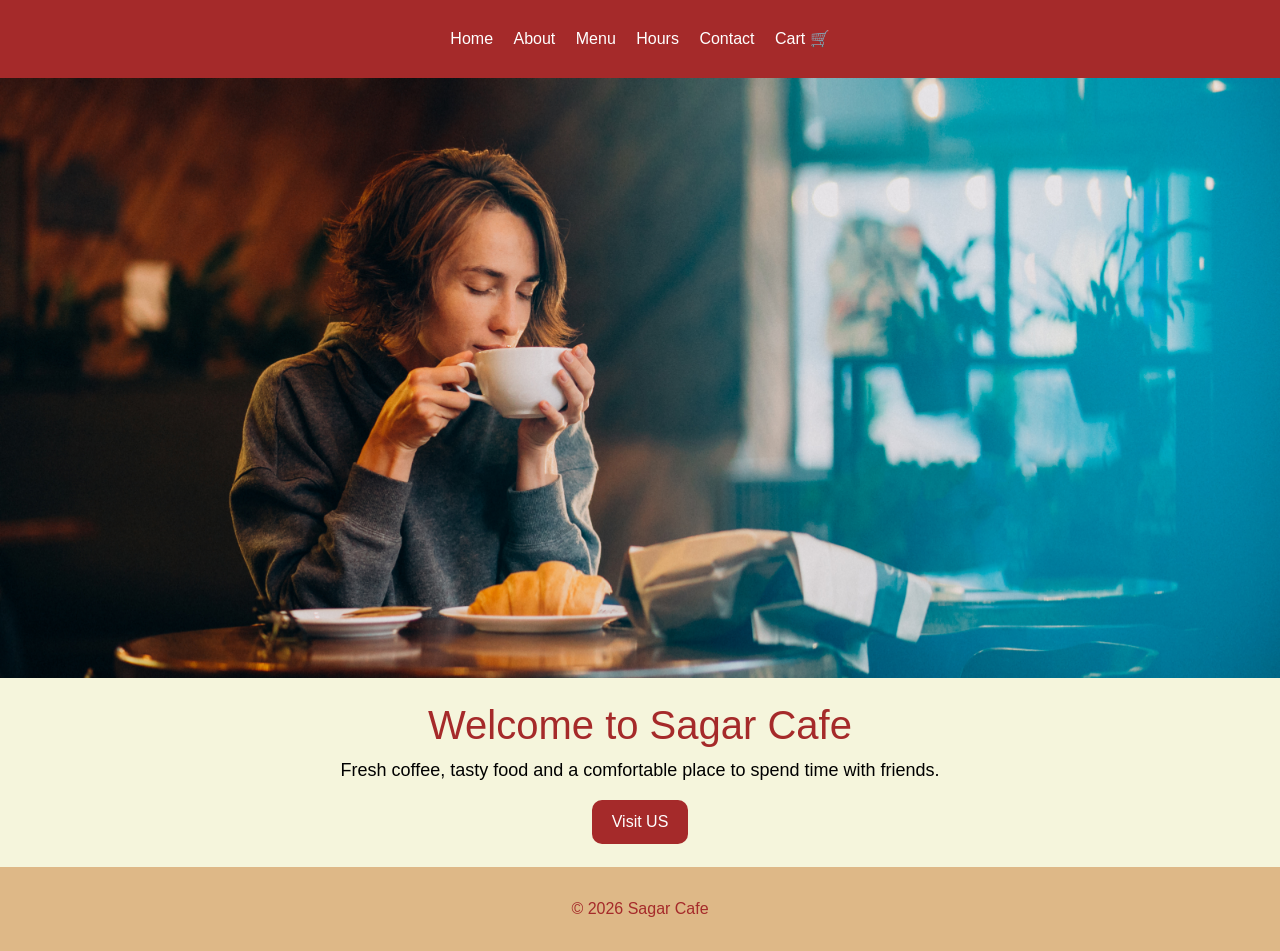
<file: index.html>
<html>
<head>
<title>Sagar Cafe</title>

<link rel="stylesheet" href="https://cdn.jsdelivr.net/npm/bootstrap@5.3.3/dist/css/bootstrap.min.css">
   
<link rel="stylesheet" href="cafe.css">

</head>

<body>

<div>

<div class="cafenavbar">

<a href="index.html">Home</a>
<a href="sagarabout.html">About</a>
<a href="sagarmenu.html">Menu</a>
<a href="sagarhours.html">Hours</a>
<a href="sagarcontact.html">Contact</a>
<a href="sagarcart.html">Cart 🛒</a>
</div>

  <div class="hero">

    <div id="cafeCarousel" class="carousel slide"
         data-bs-ride="carousel"
         data-bs-interval="2000">

      <div class="carousel-inner">

        <div class="carousel-item active">
          <img src="image-1.jpg">
        </div>

        <div class="carousel-item">
          <img src="image-2.jpg">
        </div>

        <div class="carousel-item">
          <img src="image-3.jpg">
        </div>

        <div class="carousel-item">
          <img src="image-4.jpg">
        </div>

      </div>

    </div>


    <div class="content">

      <h1>Welcome to Sagar Cafe</h1>

      <p>
        Fresh coffee, tasty food and a comfortable place
        to spend time with friends.
      </p>

      <button>Visit US</button>

    </div>

  </div>


  <div class="footer">
      © 2026 Sagar Cafe
  </div>

</div>
<script src="https://cdn.jsdelivr.net/npm/bootstrap@5.3.3/dist/js/bootstrap.bundle.min.js"></script>

</body>
</html>
</file>
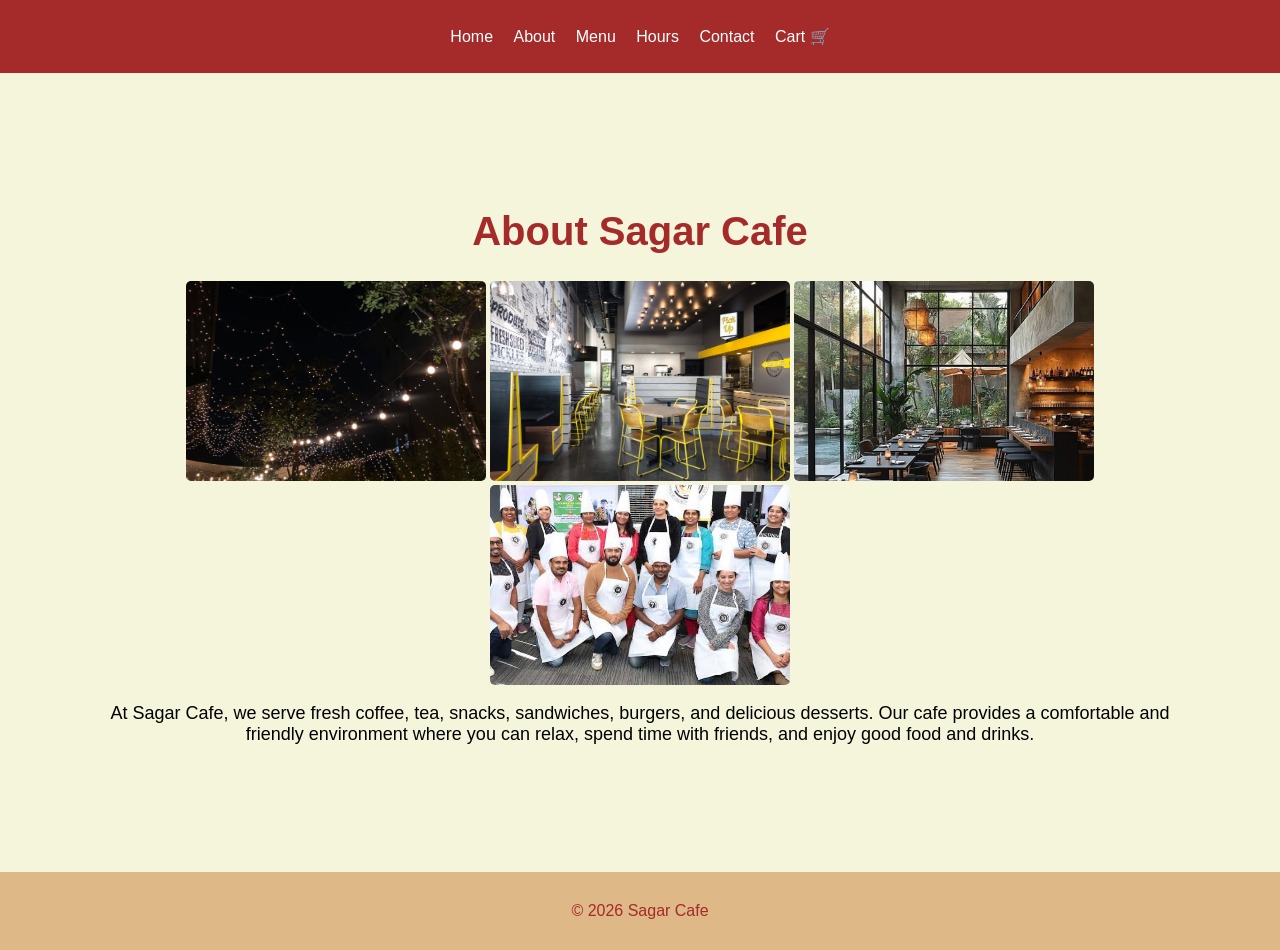
<file: sagarabout.html>
<html>
<head>
    <title>About - Sagar Cafe</title>
    <link rel="stylesheet" href="cafe.css">
</head>

<body>

<div class="cafenavbar">

    <a href="index.html">Home</a>
    <a href="sagarabout.html">About</a>
    <a href="sagarmenu.html">Menu</a>
    <a href="sagarhours.html">Hours</a>
    <a href="sagarcontact.html">Contact</a>
    <a href="sagarcart.html">Cart 🛒</a>

</div>

<div class="about">

    <h1>About Sagar Cafe</h1>

    <img class="img" src="about1.jpg" alt="Sagar Cafe">
    <img class="img" src="about2.jpg" alt="Sagar Cafe">
    <img class="img" src="about3.jpg" alt="Sagar Cafe">
    <img class="img" src="chef.jpg" alt="Sagar Cafe">

    <p>
        At Sagar Cafe, we serve fresh coffee, tea, snacks,
        sandwiches, burgers, and delicious desserts. Our cafe
        provides a comfortable and friendly environment where
        you can relax, spend time with friends, and enjoy
        good food and drinks.
    </p>

</div>

<div class="footer">
    © 2026 Sagar Cafe
</div>

</body>
</html>
</file>
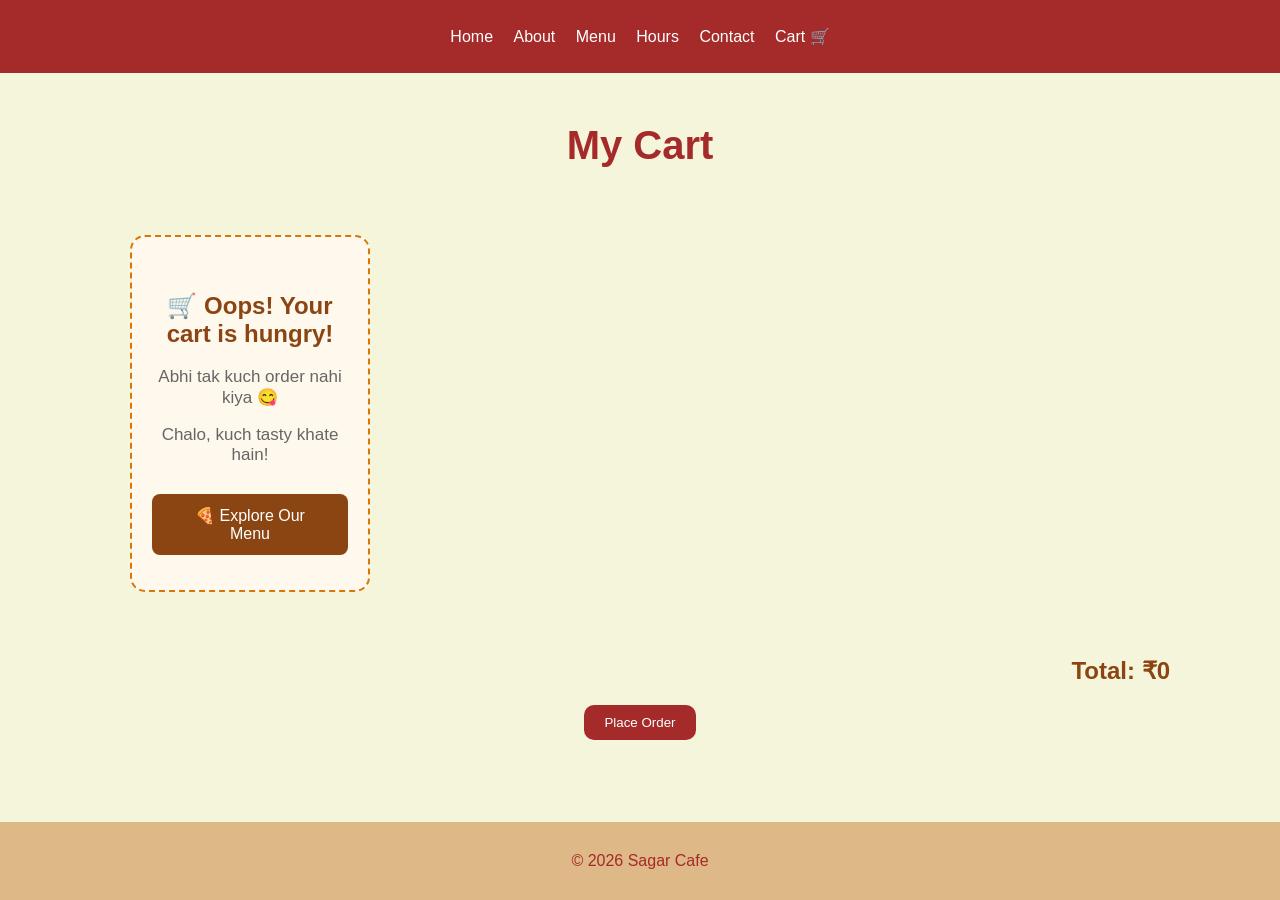
<file: sagarcart.html>
<html>
<head>
    <title>My Cart - Sagar Cafe</title>
    <link rel="stylesheet" href="cafe.css">
</head>

<body>

<div class="cafenavbar">
    <a href="index.html">Home</a>
    <a href="sagarabout.html">About</a>
    <a href="sagarmenu.html">Menu</a>
    <a href="sagarhours.html">Hours</a>
    <a href="sagarcontact.html">Contact</a>
    <a href="sagarcart.html">Cart 🛒</a>
</div>

<div class="content">
    <h1>My Cart</h1>

    <div id="cartItems">
        <p>Your cart is empty.</p>
    </div>

    <h2 id="totalPrice">Total: ₹0</h2>

    <button onclick="placeOrder()">Place Order</button>
</div>

<div class="footer">
    © 2026 Sagar Cafe
</div>

<script src="cafe.js"></script>

</body>
</html>
</file>
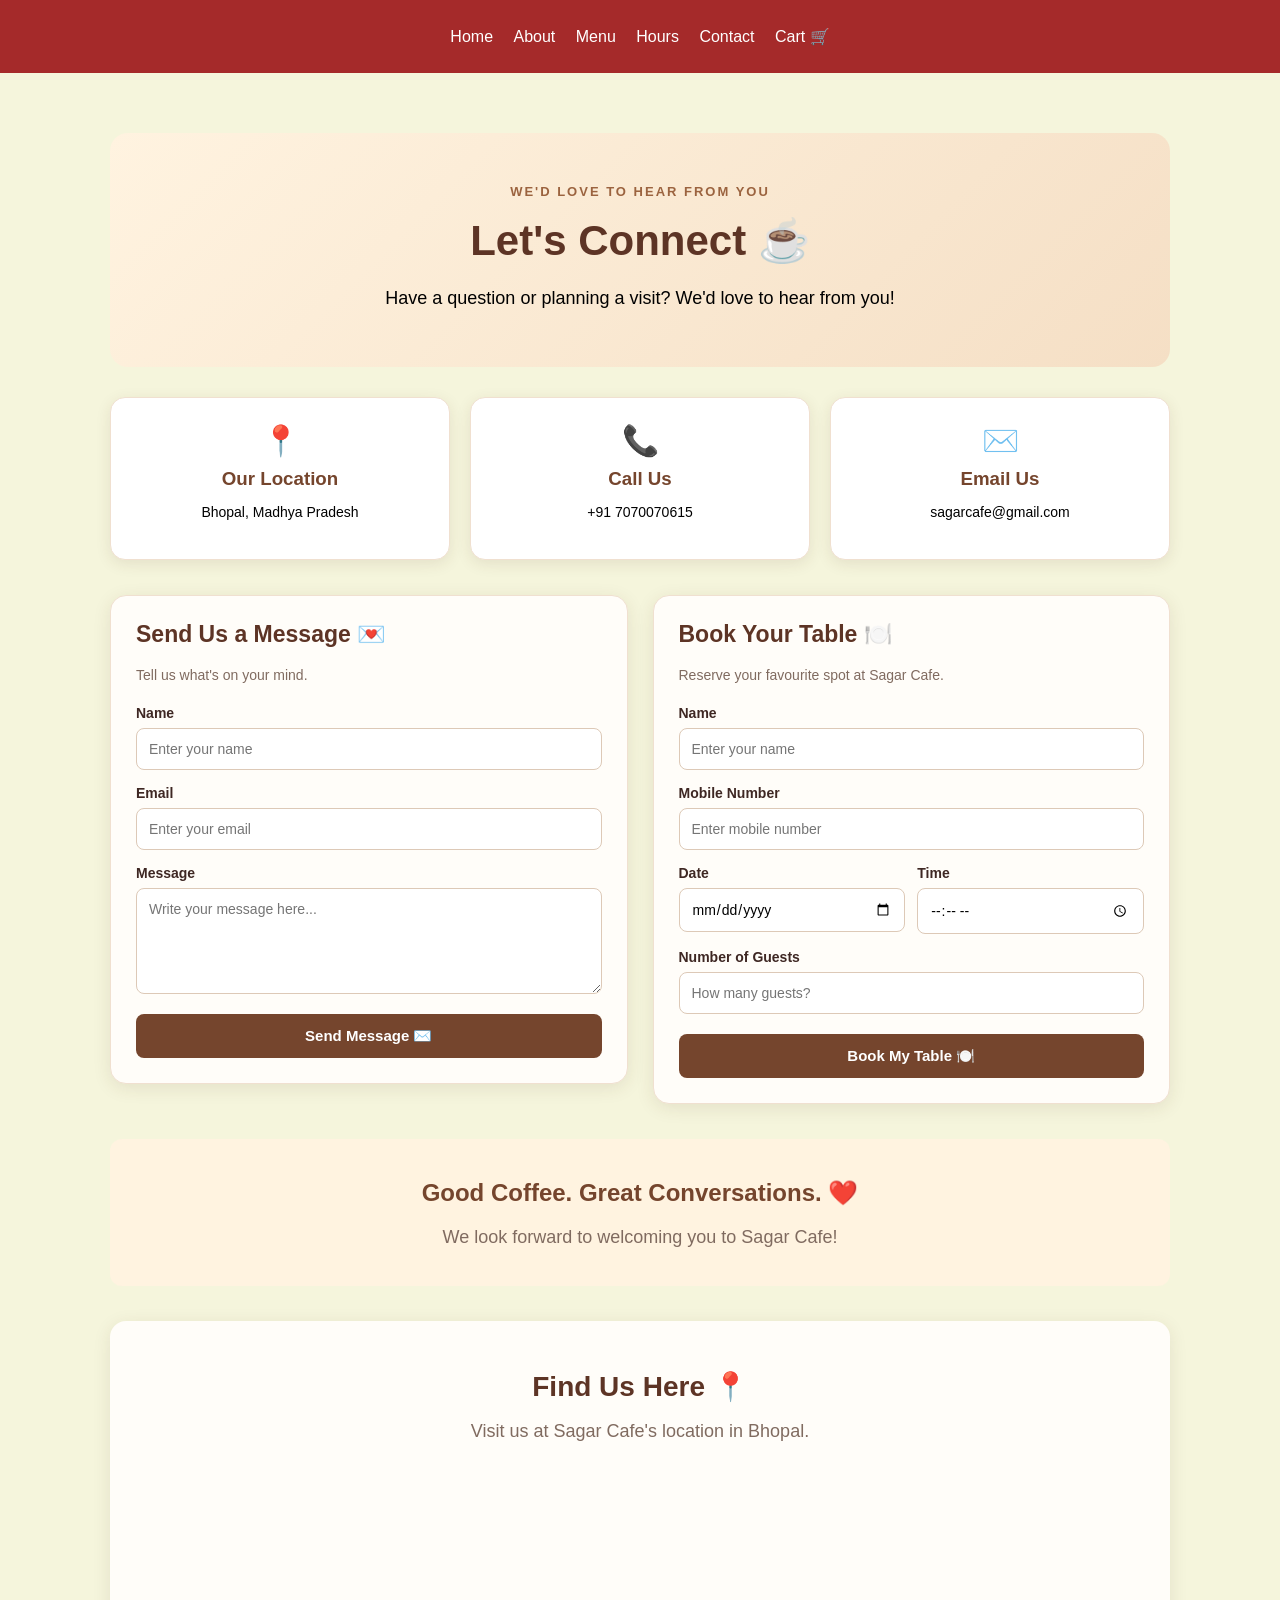
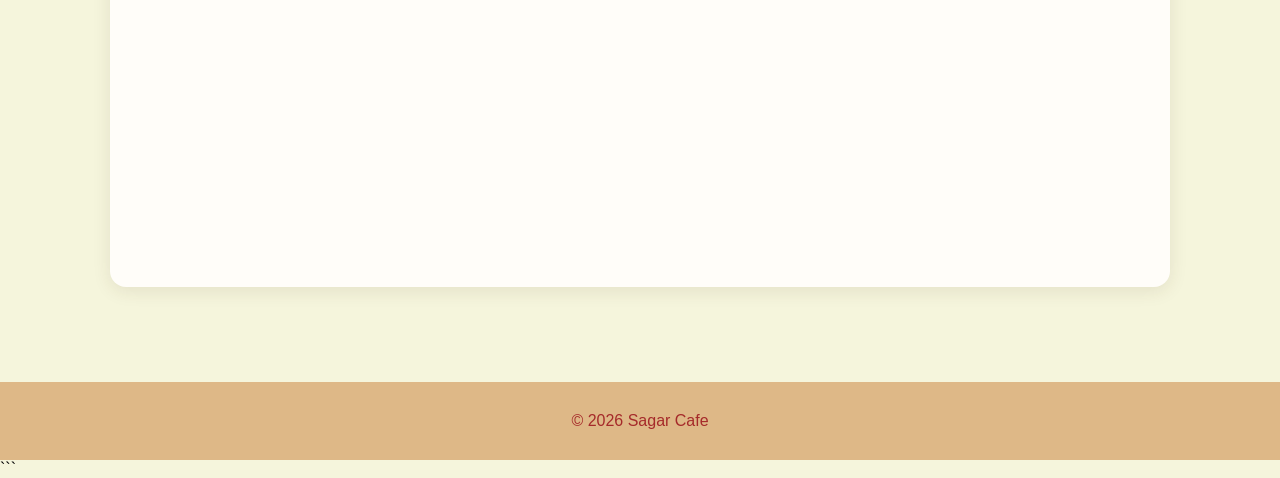
<file: sagarcontact.html>
<!DOCTYPE html>
<html>
<head>
    <title>Contact - Sagar Cafe</title>
    <link rel="stylesheet" href="cafe.css">
</head>

<body>

<div class="cafenavbar">
    <a href="index.html">Home</a>
    <a href="sagarabout.html">About</a>
    <a href="sagarmenu.html">Menu</a>
    <a href="sagarhours.html">Hours</a>
    <a href="sagarcontact.html">Contact</a>
    <a href="sagarcart.html">Cart 🛒</a>
</div>

<div class="contact">

    <div class="contactheading">
        <p class="contacttag">WE'D LOVE TO HEAR FROM YOU</p>
        <h1>Let's Connect ☕</h1>
        <p>
            Have a question or planning a visit?
            We'd love to hear from you!
        </p>
    </div>

    <div class="contactinfo">

        <div class="contactcard">
            <div class="contacticon">📍</div>
            <h3>Our Location</h3>
            <p>Bhopal, Madhya Pradesh</p>
        </div>

        <div class="contactcard">
            <div class="contacticon">📞</div>
            <h3>Call Us</h3>
            <p>+91 7070070615</p>
        </div>

        <div class="contactcard">
            <div class="contacticon">✉️</div>
            <h3>Email Us</h3>
            <p>sagarcafe@gmail.com</p>
        </div>

    </div>

    <div class="contactforms">

        <div class="contactbox">
            <h2>Send Us a Message 💌</h2>
            <p class="formdescription">
                Tell us what's on your mind.
            </p>

            <form onsubmit="sendMessage(event)">

                <label>Name</label>
                <input type="text" placeholder="Enter your name" required>

                <label>Email</label>
                <input type="email" placeholder="Enter your email" required>

                <label>Message</label>
                <textarea placeholder="Write your message here..."
                    rows="5" required></textarea>

                <button type="submit">Send Message ✉️</button>

            </form>
        </div>

        <div class="contactbox">
            <h2>Book Your Table 🍽️</h2>
            <p class="formdescription">
                Reserve your favourite spot at Sagar Cafe.
            </p>

            <form onsubmit="bookTable(event)">

                <label>Name</label>
                <input type="text" placeholder="Enter your name" required>

                <label>Mobile Number</label>
                <input type="tel" placeholder="Enter mobile number"
                    pattern="[0-9]{10}" maxlength="10" required>

                <div class="bookingrow">
                    <div>
                        <label>Date</label>
                        <input type="date" required>
                    </div>

                    <div>
                        <label>Time</label>
                        <input type="time" required>
                    </div>
                </div>

                <label>Number of Guests</label>
                <input type="number" min="1" max="20"
                    placeholder="How many guests?" required>

                <button type="submit">Book My Table 🍽️</button>

            </form>
        </div>

    </div>

    <div class="contactthanks">
        <h2>Good Coffee. Great Conversations. ❤️</h2>
        <p>We look forward to welcoming you to Sagar Cafe!</p>
    </div>


<div class="contactmap">

    <h2>Find Us Here 📍</h2>
    <p>Visit us at Sagar Cafe's location in Bhopal.</p>

    <iframe
        src="https://www.google.com/maps/embed?pb=!1m18!1m12!1m3!1d111456.59171311227!2d77.1876450972656!3d23.303916899999994!2m3!1f0!2f0!3f0!3m2!1i1024!2i768!4f13.1!3m3!1m2!1s0x397c6650df25ad15%3A0x50c6581fbb7c9940!2sSagar%20Group%20of%20Institutions%20-%20SISTec!5e1!3m2!1sen!2sin!4v1792415664523!5m2!1sen!2sin"
        width="100%"
        height="400"
        style="border:0; border-radius:15px;"
        allowfullscreen=""
        loading="lazy"
        referrerpolicy="strict-origin-when-cross-origin">
    </iframe>

</div>


</div>

<div class="footer">
    © 2026 Sagar Cafe
</div>

<script src="cafe.js"></script>

</body>
</html>
```
</file>
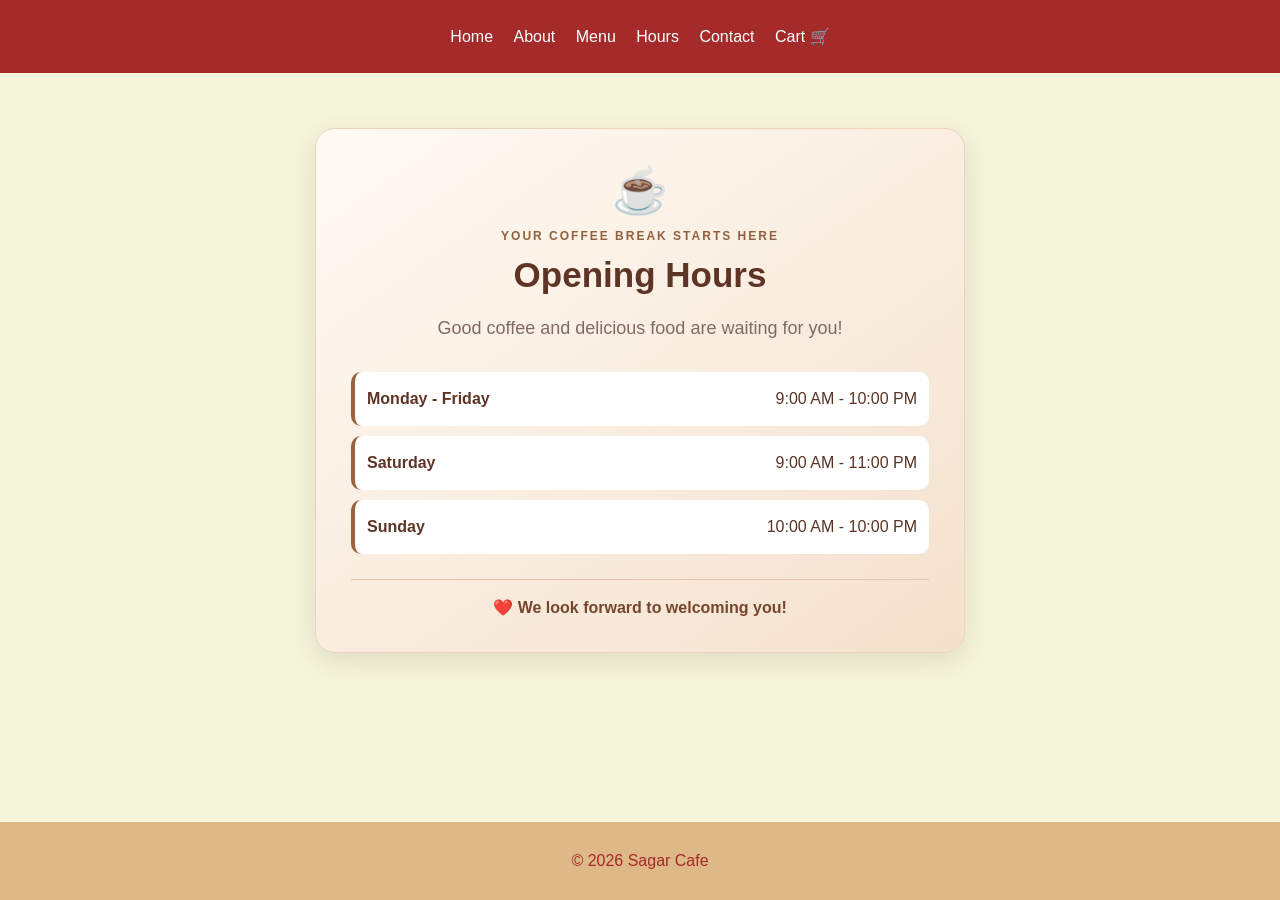
<file: sagarhours.html>
<!DOCTYPE html>
<html>
<head>
    <title>Opening Hours - Sagar Cafe</title>
    <link rel="stylesheet" href="cafe.css">
</head>

<body>

<div class="cafenavbar">

    <a href="index.html">Home</a>
    <a href="sagarabout.html">About</a>
    <a href="sagarmenu.html">Menu</a>
    <a href="sagarhours.html">Hours</a>
    <a href="sagarcontact.html">Contact</a>
    <a href="sagarcart.html">Cart 🛒</a>

</div>

<div class="hours">

    <div class="hoursicon">☕</div>

    <p class="hourstag">YOUR COFFEE BREAK STARTS HERE</p>

    <h1>Opening Hours</h1>

    <p class="hoursintro">
        Good coffee and delicious food are waiting for you!
    </p>

    <div class="hourrow">
        <span>Monday - Friday</span>
        <span>9:00 AM - 10:00 PM</span>
    </div>

    <div class="hourrow">
        <span>Saturday</span>
        <span>9:00 AM - 11:00 PM</span>
    </div>

    <div class="hourrow">
        <span>Sunday</span>
        <span>10:00 AM - 10:00 PM</span>
    </div>

    <div class="hoursnote">
        ❤️ We look forward to welcoming you!
    </div>

</div>

<div class="footer">
    © 2026 Sagar Cafe
</div>

</body>
</html>
</file>
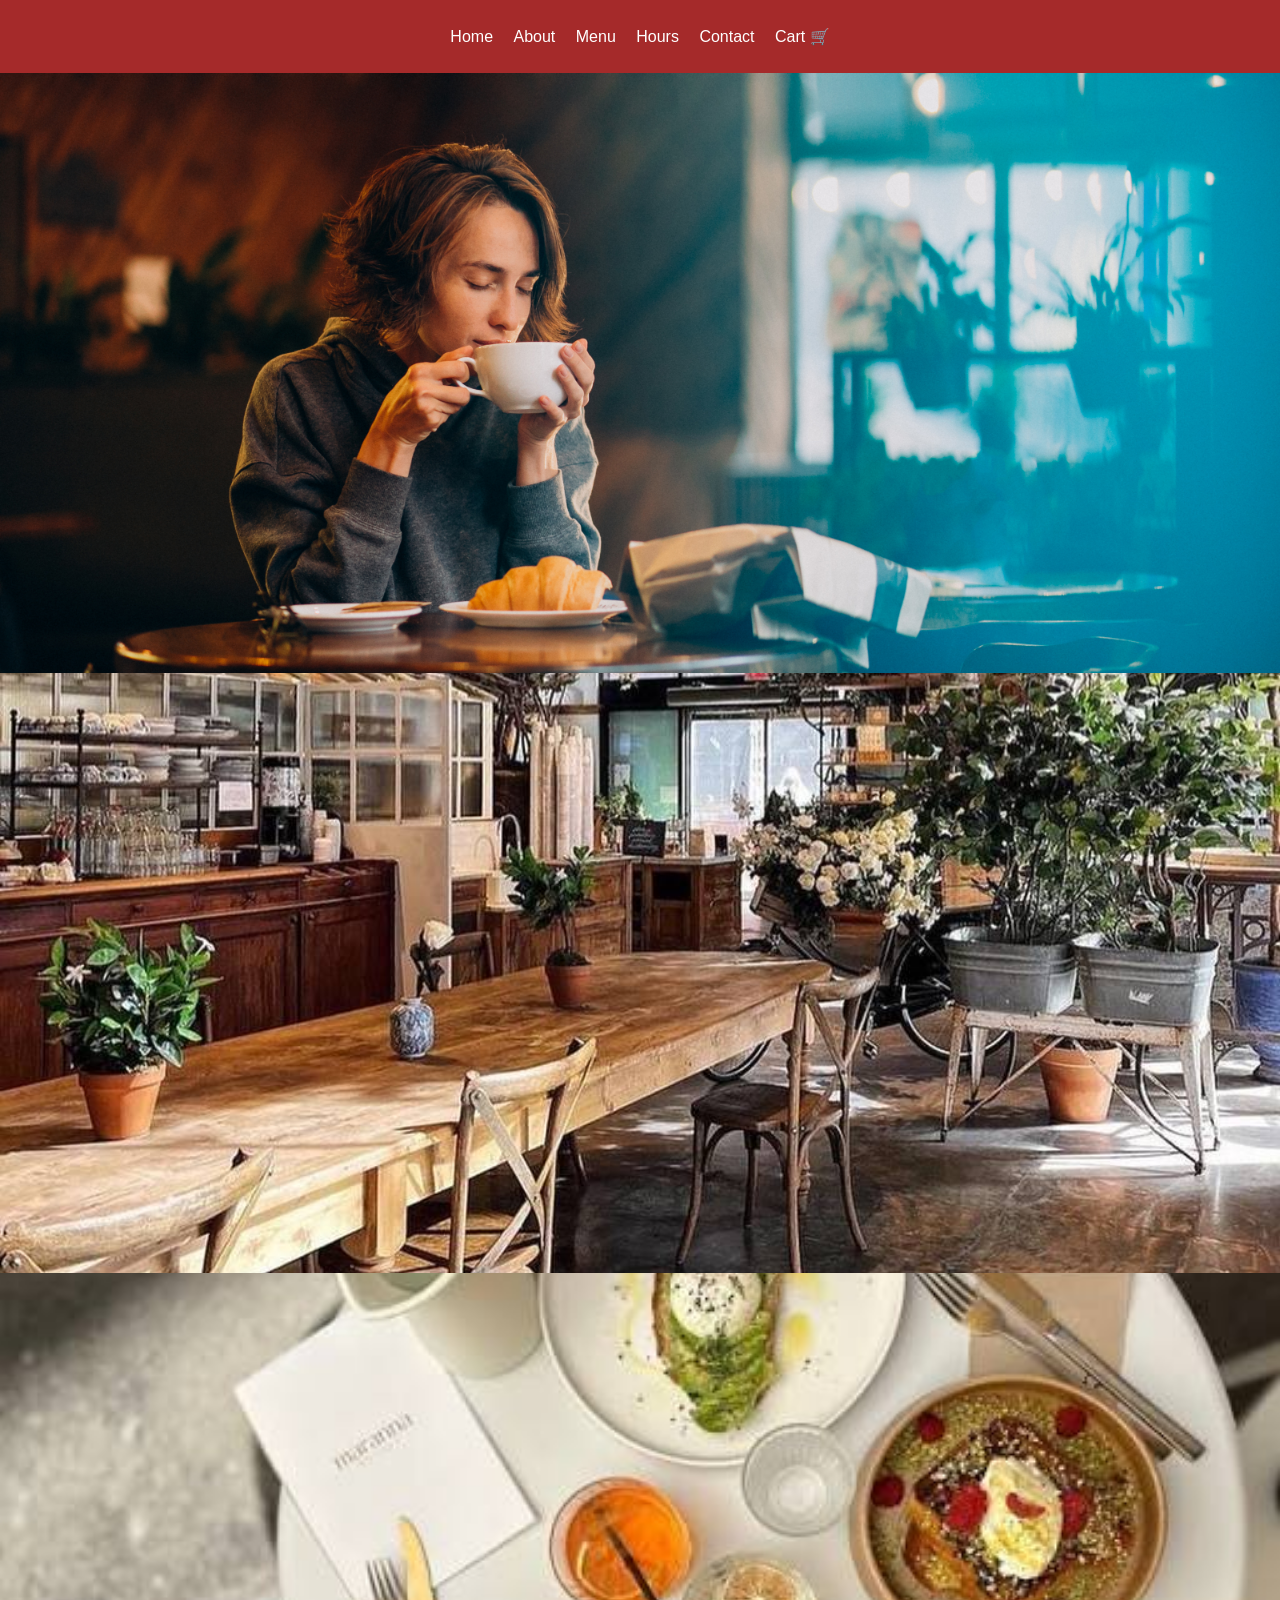
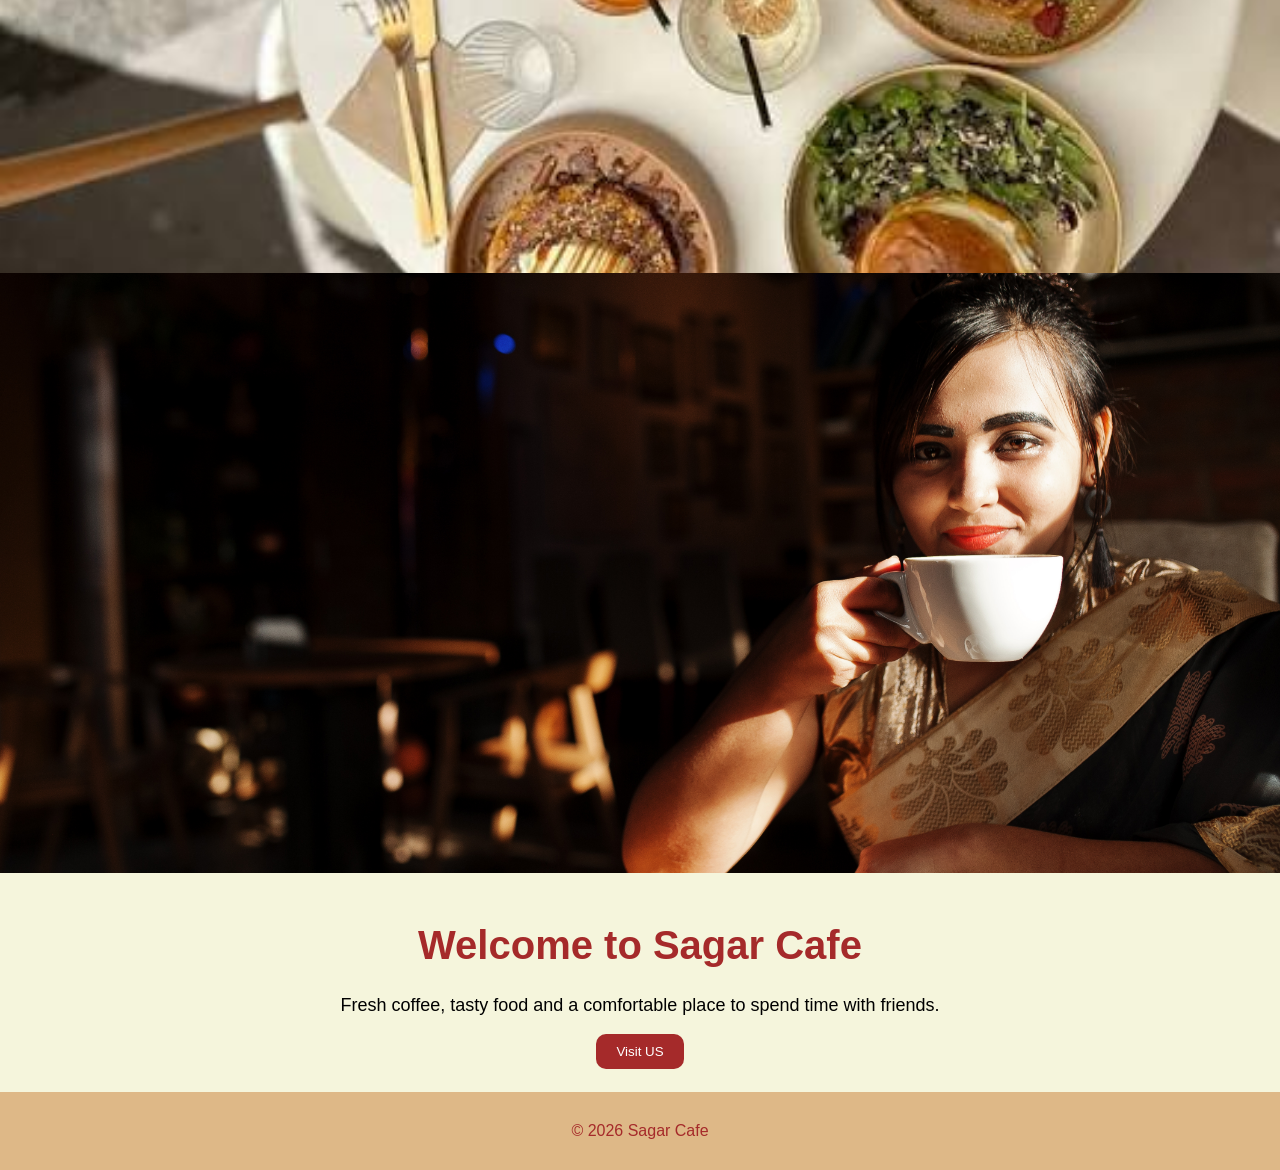
<file: sagarindex.html>
<html>
<head>
<title>Sagar Cafe</title>

<link rel="stylesheet" href="C:\Boot\bootstrap.min.css"/>
   
<link rel="stylesheet" href="cafe.css">

</head>

<body>

<div>

<div class="cafenavbar">

<a href="sagarindex.html">Home</a>
<a href="sagarabout.html">About</a>
<a href="sagarmenu.html">Menu</a>
<a href="sagarhours.html">Hours</a>
<a href="sagarcontact.html">Contact</a>
<a href="sagarcart.html">Cart 🛒</a>
</div>

  <div class="hero">

    <div id="cafeCarousel" class="carousel slide"
         data-bs-ride="carousel"
         data-bs-interval="2000">

      <div class="carousel-inner">

        <div class="carousel-item active">
          <img src="image-1.jpg">
        </div>

        <div class="carousel-item">
          <img src="image-2.jpg">
        </div>

        <div class="carousel-item">
          <img src="image-3.jpg">
        </div>

        <div class="carousel-item">
          <img src="image-4.jpg">
        </div>

      </div>

    </div>


    <div class="content">

      <h1>Welcome to Sagar Cafe</h1>

      <p>
        Fresh coffee, tasty food and a comfortable place
        to spend time with friends.
      </p>

      <button>Visit US</button>

    </div>

  </div>


  <div class="footer">
      © 2026 Sagar Cafe
  </div>

</div>
<script src="C:/Boot/bootstrap.bundle.min.js"></script>

</body>
</html>
</file>
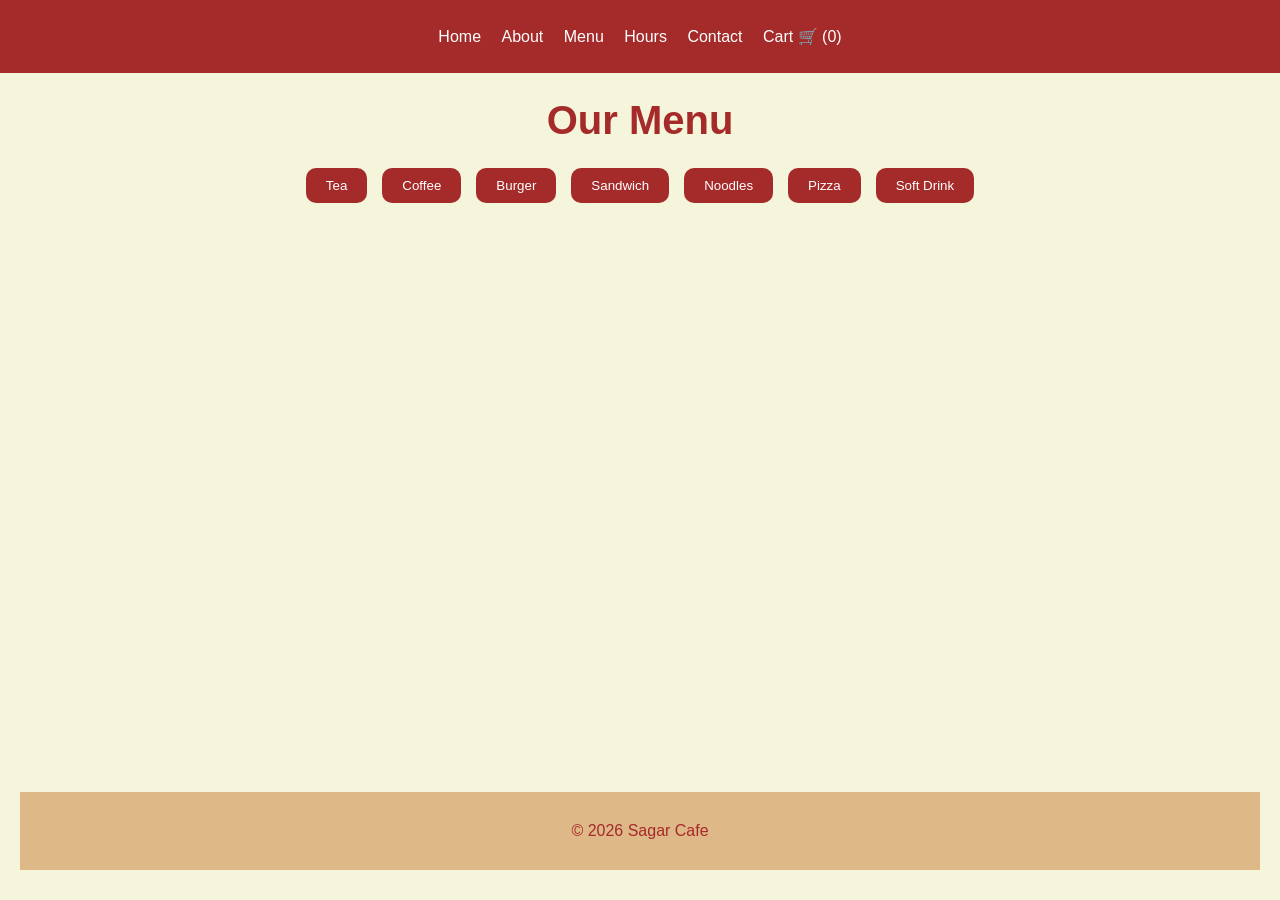
<file: sagarmenu.html>
<html>
<head>
<title>Menu-sagar Cafe</title>
<link rel="stylesheet" href="cafe.css">
</head>

<body>


<div class="cafenavbar">

 <a href="index.html">Home</a>  
	 <a href="sagarabout.html">About</a> 
	 <a href="sagarmenu.html">Menu</a>  
	<a href="sagarhours.html">Hours</a>  	
	<a href="sagarcontact.html">Contact</a>
	<a href="sagarcart.html">Cart 🛒 (<span class="cartCount">0</span>)</a>
</div>


<div class="menu">

   <h1>Our Menu</h1>

  <div class="menubuttons">
 <div>
 <button id="teaBtn">Tea</button>
 </div> 
<div> 
<button id="coffeeBtn">Coffee</button>
 </div>
 <div>
 <button id="burgerBtn">Burger</button>
 </div>
 <div>
 <button id="sandwichBtn">Sandwich</button>
 </div>
 <div> 
<button id="noodlesBtn">Noodles</button>
 </div> 
<div> 
<button id="pizzaBtn">Pizza</button>
 </div> 
<div> 
<button id="softBtn">Soft Drink</button>
 </div>
 </div>
     
   <div class="tea">
              
	<div class="menuitem">
    <img src="tea-1.jpg" alt="Masala Tea">

    <div class="itembox">
        <h3>Masala Tea</h3>
        <p>₹25</p>
    </div>

    <button class="addToCartBtn"
        data-name="Masala Tea"
        data-price="25"
        data-image="tea-1.jpg">
        Add to Cart
    </button>
</div>

  

		
		<div class="menuitem">
               <img src="lemon.jpg" alt="Lemon Tea">
		
		
		<div class="itembox">
                   <h3>  Lemon Tea  </h3>
                   <p>  ₹20  </p>
              </div>
              </div>

		
				
		<div class="menuitem">
               <img src="ginger.jpg" alt="Ginger Tea">
		
		
		<div class="itembox">
                   <h3>  Ginger Tea  </h3>
                   <p>  ₹25  </p>
              </div>
              </div>
    
		
				
		<div class="menuitem">
               <img src="chocolate.jpg" alt="Chocolate Tea">
		
		
		<div class="itembox">
                   <h3>  Chocolate Tea  </h3>
                   <p>  ₹35  </p>
              </div>
              </div>



				
		<div class="menuitem">
               <img src="oolong.jpg" alt="Oolong Tea">
		
		
		<div class="itembox">
                   <h3>  Oolong Tea  </h3>
                   <p>  ₹45  </p>
              </div>
              </div>


				
		<div class="menuitem">
               <img src="herbal.jpg" alt="Herbal Tea">
		
		
		<div class="itembox">
                   <h3>  Herbal Tea  </h3>
                   <p>  ₹30  </p>
              </div>
              </div>

		
		
				
		<div class="menuitem">
               <img src="white.jpg" alt="White Tea">
		
		
		<div class="itembox">
                   <h3>  White Tea  </h3>
                   <p>  ₹25  </p>
              </div>
              </div>


				
		<div class="menuitem">
               <img src="black.jpg" alt="Black Tea">
		
		
		<div class="itembox">
                   <h3>  Black Tea  </h3>
                   <p>  ₹25 </p>
              </div>
              </div>



				
		<div class="menuitem">
               <img src="rose.jpg" alt="Rose Tea">
		
		
		<div class="itembox">
                   <h3>  Rose Tea  </h3>
                   <p>  ₹30  </p>
              </div>
              </div>
		
		 
			
		<div class="menuitem">
               <img src="jeera.jpg" alt="JeeraTea">
		
		
		<div class="itembox">
                   <h3>  Jeera Tea  </h3>
                   <p>  ₹25  </p>
              </div>
              </div>
		
				
		<div class="menuitem">
               <img src="premiumtea.jpg" alt="Premium Tea">
		
		
		<div class="itembox">
                   <h3>  Premium Tea  </h3>
                   <p>  ₹50  </p>
              </div>
              </div>
	
		
				
		<div class="menuitem">
               <img src="sugarfree.jpg" alt="Sugar Free">
		
		
		<div class="itembox">
                   <h3> Sugar Free  </h3>
                   <p>  ₹20  </p>
              </div>
              </div>
	


   </div>





   <div class="coffee">
              

		<div class="menuitem">
               <img src="espresso.jpg" alt="Espresso ">
		
		
		<div class="itembox">
                   <h3> Espresso  </h3>
                   <p>  ₹30  </p>
              </div>
              </div>


				<div class="menuitem">
               <img src="americano.jpg" alt="Americano">
		
		
		<div class="itembox">
                   <h3> Americano  </h3>
                   <p>  ₹30  </p>
              </div>
              </div>

				<div class="menuitem">
               <img src="cappuccino.jpg" alt="Cappuccino">
		
		
		<div class="itembox">
                   <h3> Cappuccino  </h3>
                   <p>  ₹40  </p>
              </div>
              </div>

				<div class="menuitem">
               <img src="latte.jpg" alt="Latte">
		
		
		<div class="itembox">
                   <h3> Latte  </h3>
                   <p>  ₹40  </p>
              </div>
              </div>

				<div class="menuitem">
               <img src="flatwhite.jpg" alt="Flat white">
		
		
		<div class="itembox">
                   <h3> Flat White  </h3>
                   <p>  ₹50  </p>
              </div>
              </div>

				<div class="menuitem">
               <img src="machhiato.jpg" alt="Machhiato">
		
		
		<div class="itembox">
                   <h3> Machhiato  </h3>
                   <p>  ₹50  </p>
              </div>
              </div>


				<div class="menuitem">
               <img src="mocha.jpg" alt="Mocha">
		
		
		<div class="itembox">
                   <h3> Mocha  </h3>
                   <p>  ₹60  </p>
              </div>
              </div>


		<div class="menuitem">
               <img src="ristretto.jpg" alt="Ristretto">
		
		
		<div class="itembox">
                   <h3> Ristretto  </h3>
                   <p>  ₹60  </p>
              </div>
              </div>

				<div class="menuitem">
               <img src="black-coffee.jpg" alt="Black Coffee">
		
		
		<div class="itembox">
                   <h3> Black Coffee  </h3>
                   <p>  ₹70  </p>
              </div>
              </div>
		 

				<div class="menuitem">
               <img src="longblack.jpg" alt="Long Black ">
		
		
		<div class="itembox">
                   <h3> Long Black  </h3>
                   <p>  ₹70  </p>
              </div>
              </div>

				<div class="menuitem">
               <img src="premiumcoffee.jpg" alt="Premium offee">
		
		
		<div class="itembox">
                   <h3>Premium Coffee</h3>
                   <p>  ₹80  </p>
              </div>
              </div>

		
				<div class="menuitem">
               <img src="cold.jpg" alt="Cold Brew">
		
		
		<div class="itembox">
                   <h3> Cold Brew  </h3>
                   <p>  ₹80  </p>
              </div>
              </div>



   </div>







     
   <div class="burger">
              

		
				<div class="menuitem">
               <img src="crispy.jpg" alt="Classic Crispy">
		
		
		<div class="itembox">
                   <h3> Classic Crispy </h3>
                   <p>  ₹20  </p>
              </div>
              </div>



   




		
				<div class="menuitem">
               <img src="crunchy.jpg" alt="Crunchy Veggie">
		
		
		<div class="itembox">
                   <h3>Crunchy Veggie</h3>
                   <p>  ₹20  </p>
              </div>
              </div>


		
				<div class="menuitem">
               <img src="paneertiki.jpg" alt="Paneer Tikki">
		
		
		<div class="itembox">
                   <h3>Paneer Tikki </h3>
                   <p>  ₹20  </p>
              </div>
              </div>

		
				<div class="menuitem">
               <img src="schezwan.jpg" alt="Schezwan Burger">
		
		
		<div class="itembox">
                   <h3>Schezwan Burger </h3>
                   <p>  ₹20  </p>
              </div>
              </div>



				<div class="menuitem">
               <img src="chickenb.jpg" alt="Chicken Snacker">
		
		
		<div class="itembox">
                   <h3>Chicken Snacker </h3>
                   <p>  ₹20  </p>
              </div>
              </div>




				<div class="menuitem">
               <img src="chickenc.jpg" alt="Chicken Cheese">
		
		
		<div class="itembox">
                   <h3>Chicken Cheese </h3>
                   <p>  ₹20  </p>
              </div>
              </div>



				<div class="menuitem">
               <img src="chickens.jpg" alt="Chicken Smash">
		
		
		<div class="itembox">
                   <h3>Chicken Smash </h3>
                   <p>  ₹20  </p>
              </div>
              </div>

				<div class="menuitem">
               <img src="monsterb.jpg" alt="Monster Burger">
		
		
		<div class="itembox">
                   <h3>Monster Burger </h3>
                   <p>  ₹20  </p>
              </div>
              </div>







			


		
				<div class="menuitem">
               <img src="specialb.jpg" alt="Special Burger">
		
		
		<div class="itembox">
                   <h3>Special Burger</h3>
                   <p>  ₹20  </p>
              </div>
              </div>

		 
		<div class="menuitem">
               <img src="goldenb.jpg" alt="Golden Burger">
		
		
		<div class="itembox">
                   <h3>Golden Burger</h3>
                   <p>  ₹20  </p>
              </div>
              </div>
		
			<div class="menuitem">
               <img src="fleur.jpg" alt="Fleur Burger">
		
		
		<div class="itembox">
                   <h3>Fleur Burger</h3>
                   <p>  ₹20  </p>
              </div>
              </div>

<div class="menuitem">
               <img src="burger777.jpg" alt="777 Burger">
		
		
		<div class="itembox">
                   <h3>777 Burger</h3>
                   <p>  ₹20  </p>
              </div>
              </div>

		   </div>





     
   <div class="sandwich">



			<div class="menuitem">
               <img src="regular.jpg" alt="Regular">
		
		
		<div class="itembox">
                   <h3>Regular</h3>
                   <p>  ₹20  </p>
              </div>
              </div>

              

		<div class="menuitem">
               <img src="grilled.jpg" alt="Grilled">
		
		
		<div class="itembox">
                   <h3>Grilled</h3>
                   <p>  ₹20  </p>
              </div>
              </div>



		<div class="menuitem">
               <img src="openface.jpg" alt="Open Face">
		
		
		<div class="itembox">
                   <h3>Open Face</h3>
                   <p>  ₹20  </p>
              </div>
              </div>

		<div class="menuitem">
               <img src="club.jpg" alt="Club">
		
		
		<div class="itembox">
                   <h3>Club</h3>
                   <p>  ₹20  </p>
              </div>
              </div>

		<div class="menuitem">
               <img src="pinwheel.jpg" alt="Pinwheel">
		
		
		<div class="itembox">
                   <h3>Pinwheelr</h3>
                   <p>  ₹20  </p>
              </div>
              </div>

		<div class="menuitem">
               <img src="tea.jpg" alt="Tea">
		
		
		<div class="itembox">
                   <h3>Tea</h3>
                   <p>  ₹20  </p>
              </div>
              </div>


		<div class="menuitem">
               <img src="wrap.jpg" alt="Wrap">
		
		
		<div class="itembox">
                   <h3>Wrap</h3>
                   <p>  ₹20  </p>
              </div>
              </div>


		<div class="menuitem">
               <img src="submarine.jpg" alt="Submarine">
		
		
		<div class="itembox">
                   <h3>Submrine</h3>
                   <p>  ₹20  </p>
              </div>
              </div>
		<div class="menuitem">
               <img src="specials.jpg" alt="Special">
		
		
		<div class="itembox">
                   <h3>Special</h3>
                   <p>  ₹20  </p>
              </div>
              </div>
		


		 

		<div class="menuitem">
               <img src="whites.jpg" alt="White ">
		
		
		<div class="itembox">
                   <h3>White </h3>
                   <p>  ₹20  </p>
              </div>
              </div>
		


<div class="menuitem">
               <img src="cucumber.jpg" alt="Cucumber">
		
		
		<div class="itembox">
                   <h3>Cucumber</h3>
                   <p>  ₹20  </p>
              </div>
              </div>
		



		
<div class="menuitem">
               <img src="double.jpg" alt="Double">
		
		
		<div class="itembox">
                   <h3>White Double</h3>
                   <p>  ₹20  </p>
              </div>
              </div>
		

   </div>






     
   <div class="noodles">
              		
<div class="menuitem">
               <img src="classic.jpg" alt="Classic Noodles">
		
		
		<div class="itembox">
                   <h3>Classic Noodles</h3>
                   <p>  ₹20  </p>
              </div>
              </div>

<div class="menuitem">
               <img src="street.jpg" alt="Street Style">
		
		
		<div class="itembox">
                   <h3>Street Style</h3>
                   <p>  ₹20  </p>
              </div>
              </div>


				<div class="menuitem">
               <img src="chilli.jpg" alt="Chilli Garlic">
		
		
		<div class="itembox">
                   <h3>Chilli Garlic</h3>
                   <p>  ₹20  </p>
              </div>
              </div>


		
				<div class="menuitem">
               <img src="schezwans.jpg" alt="Schezwan Fried">
		
		
		<div class="itembox">
                   <h3>Schezwan Fried</h3>
                   <p>  ₹20  </p>
              </div>
              </div>

	                   
				<div class="menuitem">
               <img src="manchurian.jpg" alt="Manchurian Noodles">
		
		
		<div class="itembox">
                   <h3>Manchurian Noodles</h3>
                   <p>  ₹20  </p>
              </div>
              </div>


		

			
				<div class="menuitem">
               <img src="butter.jpg" alt="Cheese Butter">
		
		
		<div class="itembox">
                   <h3>Cheese Butter</h3>
                   <p>  ₹20  </p>
              </div>
              </div>



		
				<div class="menuitem">
               <img src="curry.jpg" alt="Curry Noodles">
		
		
		<div class="itembox">
                   <h3>Curry Noodles</h3>
                   <p>  ₹20  </p>
              </div>
              </div>


		
				<div class="menuitem">
               <img src="ramen.jpg" alt="Ramen  Bowl">
		
		
		<div class="itembox">
                   <h3>Ramen Bowl</h3>
                   <p>  ₹20  </p>
              </div>
              </div>

		
<div class="menuitem">
               <img src="koa.jpg" alt="KOA GOLD">
		
		
		<div class="itembox">
                   <h3>KOA GOLD</h3>
                   <p>  ₹20  </p>
              </div>
              </div>



		
<div class="menuitem">
               <img src="noodle.jpg" alt="Noodle Bar">
		
		
		<div class="itembox">
                   <h3>Noodle Bar</h3>
                   <p>  ₹20  </p>
              </div>
              </div>


		
<div class="menuitem">
               <img src="ichiran.jpg" alt="Ichiran">
		
		
		<div class="itembox">
                   <h3>Ichiran</h3>
                   <p>  ₹20  </p>
              </div>
              </div>


		
<div class="menuitem">
               <img src="garlic.jpg" alt="Garlic Noodles">
		
		
		<div class="itembox">
                   <h3>Garlic Noodles</h3>
                   <p>  ₹20  </p>
              </div>
              </div>







   </div>




 <div class="pizza">
              
	<div class="menuitem">
    <img src="Paneer Tikka.jpg" alt="Paneer Tikka">

    <div class="itembox">
        <h3>Paneer Tikka </h3>
        <p>₹25</p>
    </div>
</div>
  

		
		<div class="menuitem">
               <img src="Butter Chicken.jpg" alt="Butter Chicken">
		
		
		<div class="itembox">
                   <h3>  Butter Chicken  </h3>
                   <p>  ₹20  </p>
              </div>
              </div>

		
				
		<div class="menuitem">
               <img src="Tandoori Chicken.jpg" alt="Tandoori Chicken  ">
		
		
		<div class="itembox">
                   <h3>  Tandoori Chicken  </h3>
                   <p>  ₹25  </p>
              </div>
              </div>
    
		
				
		<div class="menuitem">
               <img src="Peppy Paneer.jpg" alt="Peppy Paneer">
		
		
		<div class="itembox">
                   <h3>  Peppy Paneer  </h3>
                   <p>  ₹35  </p>
              </div>
              </div>



				
		<div class="menuitem">
               <img src="Chicken Tikka Masala.jpg" alt="Chicken Tikka Masala">
		
		
		<div class="itembox">
                   <h3> Chicken Tikka Masala </h3>
                   <p>  ₹45  </p>
              </div>
              </div>


				
		<div class="menuitem">
               <img src="Kulhad Pizza.jpg" alt="Kulhad Pizza">
		
		
		<div class="itembox">
                   <h3>  Kulhad Pizza </h3>
                   <p>  ₹30  </p>
              </div>
              </div>

		
		
				
		<div class="menuitem">
               <img src="Schezwan Paneer.jpg" alt="Schezwan Paneer">
		
		
		<div class="itembox">
                   <h3>  Schezwan Paneer </h3>
                   <p>  ₹25  </p>
              </div>
              </div>


				
		<div class="menuitem">
               <img src="Paneer Peri Peri.jpg" alt="Paneer Peri ">
		
		
		<div class="itembox">
                   <h3>  Paneer Peri </h3>
                   <p>  ₹25 </p>
              </div>
              </div>



				
		<div class="menuitem">
               <img src="Veg Extravaganza.jpg" alt="Veg Extravaganza">
		
		
		<div class="itembox">
                   <h3>  Veg Extravaganza </h3>
                   <p>  ₹30  </p>
              </div>
              </div>
		
		 
			
		<div class="menuitem">
               <img src="cheese burst.jpg" alt="cheese burst">
		
		
		<div class="itembox">
                   <h3>Cheese Burst </h3>
                   <p>  ₹25  </p>
              </div>
              </div>
		
				
		<div class="menuitem">
               <img src="chilli chicken.jpg" alt="chilli chicken">
		
		
		<div class="itembox">
                   <h3> Chilli Chicken</h3>
                   <p>  ₹50  </p>
              </div>
              </div>
	
		
				
		<div class="menuitem">
               <img src="Uttapam Pizza.jpg" alt="Uttapam Pizza">
		
		
		<div class="itembox">
                   <h3> Uttapam Pizza</h3>
                   <p>  ₹20  </p>
              </div>
              </div>
	


   </div>






     
     
   <div class="soft">
					
<div class="menuitem">
               <img src="classiccola.jpg" alt="Classic Cola">
		
		
		<div class="itembox">
                   <h3>Classic Cola</h3>
                   <p>  ₹20  </p>
              </div>
              </div>


              
				
<div class="menuitem">
               <img src="lemonsoda.jpg" alt="Lemon Lime">
		
		
		<div class="itembox">
                   <h3>Lemon Lime</h3>
                   <p>  ₹20  </p>
              </div>
              </div>


				
<div class="menuitem">
               <img src="fresh.jpg" alt="Fresh Lime">
		
		
		<div class="itembox">
                   <h3>Fresh Lime</h3>
                   <p>  ₹20  </p>
              </div>
              </div>



				
<div class="menuitem">
               <img src="orange.jpg" alt="Orange Soda">
		
		
		<div class="itembox">
                   <h3>Orange Soda</h3>
                   <p>  ₹20  </p>
              </div>
              </div>


				
<div class="menuitem">
               <img src="gingerale.jpg" alt="Ginger Ale">
		
		
		<div class="itembox">
                   <h3>Ginger Ale</h3>
                   <p>  ₹20  </p>
              </div>
              </div>



				
<div class="menuitem">
               <img src="diet.jpg" alt="Diet Soda">
		
		
		<div class="itembox">
                   <h3>Diet Soda</h3>
                   <p>  ₹20  </p>
              </div>
              </div>

				
<div class="menuitem">
               <img src="jeerasoda.jpg" alt="Jeera Soda">
		
		
		<div class="itembox">
                   <h3>Jeera Soda</h3>
                   <p>  ₹20  </p>
              </div>
              </div>


				
<div class="menuitem">
               <img src="goldenpath.jpg" alt="Golden Path">
		
		
		<div class="itembox">
                   <h3>Golden Path</h3>
                   <p>  ₹20  </p>
              </div>
              </div>


				
<div class="menuitem">
               <img src="bloodorange.jpg" alt="Blood Orange">
		
		
		<div class="itembox">
                   <h3>Blood Orange</h3>
                   <p>  ₹20  </p>
              </div>
              </div>

		 

				
<div class="menuitem">
               <img src="vanising.jpg" alt="Vanishing Leave">
		
		
		<div class="itembox">
                   <h3>Vanishing Leave</h3>
                   <p>  ₹20  </p>
              </div>
              </div>
    							
<div class="menuitem">
               <img src="sea.jpg" alt="Sea Buckthorn">
		
		
		<div class="itembox">
                   <h3>Sea Buckthorn</h3>
                   <p>  ₹20  </p>
              </div>
              </div>



				
<div class="menuitem">
               <img src="manuka.jpg" alt="Manuka Honey">
		
		
		<div class="itembox">
                   <h3>Manuka Honey</h3>
                   <p>  ₹20  </p>
              </div>
              </div>

      
</div>

<div class="footer">
    © 2026 Sagar Cafe
</div>

<script src="cafe.js"></script>

</body>
</html>
</file>
<file: cafe.css>
/* ==================================================
   1. COMMON CSS - ALL PAGES
================================================== */

* {
    box-sizing: border-box;
}

body {
    background-color: beige;
    font-family: Verdana, sans-serif;
    margin: 0;
    min-height: 100vh;
    display: flex;
    flex-direction: column;
}

h1 {
    font-size: 40px;
    color: brown;
}

p {
    font-size: 18px;
    color: black;
}

/* Navbar */

.cafenavbar {
    background-color: brown;
    text-align: center;
    padding: 15px;
}

.cafenavbar a {
    display: inline-block;
    color: white;
    text-decoration: none;
    padding: 12px 8px;
}

.cafenavbar a:hover {
    color: black;
    text-decoration: underline;
}

/* Common buttons */

button {
    background-color: brown;
    color: white;
    padding: 10px 20px;
    border: none;
    border-radius: 10px;
    cursor: pointer;
    transition: background-color 0.2s;
}

button:hover {
    background-color: black;
}

/* Footer */

.footer {
    background-color: burlywood;
    color: brown;
    text-align: center;
    padding: 30px;
    margin-top: auto;
    width: 100%;
}


/* ==================================================
   2. HOME PAGE - sagarindex.html
================================================== */

.hero {
    padding: 0;
}

.carousel-item img {
    width: 100%;
    height: 600px;
    object-fit: cover;
}

.content {
    text-align: center;
    padding: 23px 110px;
}


/* ==================================================
   3. ABOUT PAGE - sagarabout.html
================================================== */

.about {
    text-align: center;
    padding: 109px;
    background-color: beige;
    color: black;
    min-height: 100px;
}

.img {
    width: 300px;
    height: 200px;
    border-radius: 5px;
    object-fit: cover;
}

.aboutimages {
    display: grid;
    grid-template-columns: repeat(2, 300px);
    gap: 20px;
    justify-content: center;
    justify-items: center;
}


/* ==================================================
   4. MENU PAGE - sagarmenu.html
================================================== */

/* Main menu container */

.menu {
    text-align: center;
    width: 100%;
    flex: 1;
    display: flex;
    flex-direction: column;
    padding: 0 20px 30px;
}

.menu h1 {
    margin: 25px 0;
}

/* Category buttons */

.menubuttons {
    display: flex;
    flex-direction: row;
    flex-wrap: wrap;
    justify-content: center;
    gap: 15px;
    margin-bottom: 25px;
}

/* Menu categories: 4 items per row */

.tea,
.coffee,
.burger,
.sandwich,
.noodles,
.pizza,
.soft {
    display: grid;
    grid-template-columns: repeat(4, minmax(0, 1fr));
    gap: 20px;
    width: 100%;
    align-items: start;
    justify-content: center;
}

/* Each menu card */

.tea .menuitem,
.coffee .menuitem,
.burger .menuitem,
.sandwich .menuitem,
.noodles .menuitem,
.pizza .menuitem,
.soft .menuitem {
    width: 100%;
    min-width: 0;
    padding: 12px;
    background-color: white;
    border: 1px solid #ddd;
    border-radius: 10px;
    text-align: center;
    transition: transform 0.3s, box-shadow 0.3s;
}

.menuitem:hover {
    transform: translateY(-4px);
    box-shadow: 0 5px 15px rgba(0, 0, 0, 0.15);
}

/* Menu images */

.menu .menuitem img {
    display: block;
    width: 100%;
    max-width: 220px;
    height: 160px;
    margin: 0 auto;
    object-fit: cover;
    border-radius: 8px;
}

/* Item name and price */

.itembox {
    background-color: lightpink;
    width: 100%;
    padding: 8px;
    margin-top: 10px;
    border-radius: 8px;
    text-align: center;
    overflow-wrap: anywhere;
}

.itembox h3 {
    color: black;
    font-size: 17px;
    margin: 5px;
}

.itembox p {
    color: black;
    margin: 5px;
    font-size: 16px;
}

/* Add to Cart button */

.addToCartBtn {
    margin-top: 10px;
    max-width: 100%;
}


/* ==================================================
   5. CART PAGE - sagarcart.html
================================================== */

/* Cart items grid */

#cartItems {
    display: grid;
    grid-template-columns: repeat(4, minmax(0, 1fr));
    gap: 20px;
    align-items: start;
    width: 100%;
    padding: 20px;
}

/* Cart item container */

#cartItems .cartItem {
    width: 100%;
    min-width: 0;
}

/* Cart card */

#cartItems .menuitem {
    width: 100%;
    min-width: 0;
    padding: 15px;
    margin: 0;
    border: 1px solid #ddd;
    border-radius: 10px;
    background-color: white;
    text-align: center;
    box-shadow: 0 4px 8px rgba(0, 0, 0, 0.1);
}

/* Cart images */

#cartItems .menuitem img {
    display: block;
    width: 100%;
    height: 150px;
    object-fit: cover;
    border-radius: 8px;
}

/* Cart item name */

#cartItems .menuitem h3 {
    color: #8b4513;
    margin: 10px 0;
}

/* Quantity buttons */

.quantityBtn {
    background-color: #8b4513;
    color: white;
    border: none;
    padding: 6px 12px;
    font-size: 18px;
    cursor: pointer;
    border-radius: 5px;
    margin: 5px;
}

.quantityBtn:hover {
    background-color: #5c2e0b;
}


/* ===== Sagar Cafe Cart Styling ===== */

.empty-cart {
    text-align: center;
    background: #fff8ed;
    padding: 35px 20px;
    margin: 20px auto;
    border-radius: 15px;
    border: 2px dashed #d97706;
}

.empty-cart h2 {
    color: #8b4513;
}

.empty-cart p {
    color: #666;
    font-size: 17px;
}

.empty-cart a {
    display: inline-block;
    margin-top: 12px;
    padding: 12px 22px;
    background: #8b4513;
    color: white;
    text-decoration: none;
    border-radius: 8px;
}

.empty-cart a:hover {
    background: #c05621;
}

.cart-item {
    display: flex;
    align-items: center;
    gap: 20px;
    background: #fffaf2;
    padding: 18px;
    margin: 15px 0;
    border-radius: 12px;
    box-shadow: 0 3px 10px #00000015;
}

.cart-item img {
    width: 120px;
    height: 100px;
    object-fit: cover;
    border-radius: 10px;
}

.cart-details h3 {
    color: #8b4513;
    margin-top: 0;
}

.cart-details button {
    padding: 8px 12px;
    margin: 4px;
    border: none;
    border-radius: 6px;
    background: #8b4513;
    color: white;
    cursor: pointer;
}

.cart-details button:hover {
    background: #c05621;
}

#totalPrice {
    color: #8b4513;
    text-align: right;
    margin-top: 25px;
}

@media (max-width: 600px) {
    .cart-item {
        align-items: flex-start;
        gap: 12px;
    }

    .cart-item img {
        width: 90px;
        height: 90px;
    }
}



/* ==================================================
   6. HOURS PAGE - sagarhours.html
================================================== */

.hours {
    width: calc(100% - 30px);
    max-width: 650px;
    min-height: 400px;
    margin: 55px auto;
    padding: 35px;
    background: linear-gradient(145deg, #fffaf4, #f4e1cd);
    border: 1px solid #ead4bf;
    border-radius: 20px;
    box-shadow: 0 8px 25px rgba(70, 40, 20, 0.12);
    color: #5d3425;
    text-align: center;
}

.hoursicon {
    font-size: 45px;
    text-align: center;
}

.hourstag {
    color: #93613f;
    font-size: 12px;
    font-weight: bold;
    letter-spacing: 2px;
    text-align: center;
}

.hours h1 {
    font-size: 35px;
    margin: 12px 0;
    color: #5d3425;
    text-align: center;
}

.hoursintro {
    color: #806b60;
    line-height: 1.7;
    margin-bottom: 28px;
    text-align: center;
}

/* Opening time rows */

.hourrow {
    display: flex;
    justify-content: space-between;
    align-items: center;
    gap: 15px;
    padding: 18px 12px;
    margin: 10px 0;
    background: white;
    border-radius: 10px;
    border-left: 4px solid #9b633f;
    transition: transform 0.2s;
}

.hourrow:hover {
    transform: translateX(4px);
}

.hourrow span:first-child {
    font-weight: bold;
}

.hourrow span:last-child {
    text-align: right;
}

/* Closing message */

.hoursnote {
    margin-top: 25px;
    padding-top: 18px;
    border-top: 1px solid #dfc4ad;
    color: #75452d;
    font-weight: bold;
    text-align: center;
}


/* ==================================================
   7. CONTACT PAGE - sagarcontact.html
================================================== */

.contact {
    width: 100%;
    max-width: 1100px;
    margin: 40px auto;
    padding: 20px;
    color: #3e2723;
    text-align: center;
    background-color: beige;
}

/* Contact heading */

.contactheading {
    text-align: center;
    padding: 35px 15px;
    background: linear-gradient(135deg, #fff3e0, #f5dfc5);
    border-radius: 18px;
    margin-bottom: 30px;
}

.contacttag {
    color: #9b633f;
    font-size: 13px;
    font-weight: bold;
    letter-spacing: 2px;
}

.contactheading h1 {
    font-size: 42px;
    margin: 12px 0;
    color: #5d3425;
}

.contactheading p {
    line-height: 1.7;
}

/* Location, phone and email cards */

.contactinfo {
    display: grid;
    grid-template-columns: repeat(3, minmax(0, 1fr));
    gap: 20px;
    margin-bottom: 35px;
}

.contactcard {
    background: white;
    text-align: center;
    padding: 25px 12px;
    border-radius: 15px;
    box-shadow: 0 4px 15px rgba(80, 50, 30, 0.10);
    border: 1px solid #f0e0d0;
    transition: transform 0.3s, box-shadow 0.3s;
}

.contactcard:hover {
    transform: translateY(-5px);
    box-shadow: 0 8px 22px rgba(80, 50, 30, 0.16);
}

.contacticon {
    font-size: 30px;
    margin-bottom: 10px;
}

.contactcard h3 {
    margin: 8px 0;
    color: #75452d;
}

.contactcard p {
    overflow-wrap: anywhere;
    font-size: 14px;
}

/* Contact forms */

.contactforms {
    display: grid;
    grid-template-columns: repeat(2, minmax(0, 1fr));
    gap: 25px;
    align-items: start;
}

.contactbox {
    min-width: 0;
    background: #fffdf9;
    padding: 25px;
    border-radius: 16px;
    box-shadow: 0 4px 18px rgba(80, 50, 30, 0.10);
    border: 1px solid #f0e0d0;
    text-align: left;
}

.contactbox h2 {
    color: #5d3425;
    margin-top: 0;
    font-size: 23px;
}

.formdescription {
    color: #806b60;
    font-size: 14px;
    margin-bottom: 22px;
}

/* Form labels */

.contactbox form label {
    display: block;
    margin: 15px 0 7px;
    font-weight: bold;
    font-size: 14px;
}

/* Form inputs and text areas */

.contactbox form input,
.contactbox form textarea {
    display: block;
    width: 100%;
    max-width: 100%;
    padding: 12px;
    border: 1px solid #ddc9b7;
    border-radius: 8px;
    font-size: 14px;
    font-family: Arial, sans-serif;
    background: white;
}

.contactbox form input:focus,
.contactbox form textarea:focus {
    outline: none;
    border-color: #9b633f;
    box-shadow: 0 0 0 3px rgba(155, 99, 63, 0.12);
}

.contactbox form textarea {
    min-height: 100px;
    resize: vertical;
}

/* Form buttons */

.contactbox form button {
    width: 100%;
    margin-top: 20px;
    padding: 13px;
    border: none;
    border-radius: 8px;
    background: #75452d;
    color: white;
    font-size: 15px;
    font-weight: bold;
    cursor: pointer;
}

.contactbox form button:hover {
    background: #4e2b1d;
}

/* Booking date and time */

.bookingrow {
    display: grid;
    grid-template-columns: repeat(2, minmax(0, 1fr));
    gap: 12px;
}

.bookingrow input {
    min-width: 0;
}

/* Contact closing message */

.contactthanks {
    text-align: center;
    margin: 35px 0 10px;
    padding: 20px;
    background: #fff3e0;
    border-radius: 12px;
}

.contactthanks h2 {
    color: #75452d;
}

.contactthanks p {
    color: #806b60;
}

/* Google Map */

.contactmap {
    margin: 35px 0;
    padding: 25px;
    background: #fffdf9;
    border-radius: 16px;
    box-shadow: 0 4px 18px rgba(80, 50, 30, 0.10);
    text-align: center;
}

.contactmap h2 {
    color: #5d3425;
    font-size: 28px;
    margin-bottom: 10px;
}

.contactmap p {
    color: #806b60;
    margin-bottom: 20px;
}

.contactmap iframe {
    display: block;
    width: 100%;
    max-width: 100%;
    border: 0;
    pointer-events: auto;
}


/* ==================================================
   8. RESPONSIVE DESIGN - TABLETS
================================================== */

@media (max-width: 900px) {
    .tea,
    .coffee,
    .burger,
    .sandwich,
    .noodles,
    .pizza,
    .soft,
    #cartItems {
        grid-template-columns: repeat(2, minmax(0, 1fr));
    }

    .content {
        padding: 25px;
    }

    .about {
        padding: 50px 20px;
    }

    .contactinfo {
        grid-template-columns: repeat(2, minmax(0, 1fr));
    }
}


/* ==================================================
   9. RESPONSIVE DESIGN - MOBILE
================================================== */

@media (max-width: 600px) {
    .cafenavbar {
        padding: 10px 5px;
    }

    .cafenavbar a {
        padding: 8px 5px;
        font-size: 13px;
    }

    h1 {
        font-size: 30px;
    }

    .carousel-item img {
        height: 300px;
    }

    .content {
        padding: 20px 15px;
    }

    .about {
        padding: 30px 15px;
    }

    .aboutimages {
        grid-template-columns: minmax(0, 1fr);
    }

    .img {
        max-width: 100%;
    }

    /* Menu: 2 cards per row on mobile */

    .menu {
        padding: 0 10px 20px;
    }

    .tea,
    .coffee,
    .burger,
    .sandwich,
    .noodles,
    .pizza,
    .soft,
    #cartItems {
        grid-template-columns: repeat(2, minmax(0, 1fr));
        gap: 12px;
    }

    .tea .menuitem,
    .coffee .menuitem,
    .burger .menuitem,
    .sandwich .menuitem,
    .noodles .menuitem,
    .pizza .menuitem,
    .soft .menuitem {
        padding: 8px;
    }

    .menu .menuitem img {
        height: 120px;
    }

    .itembox h3 {
        font-size: 14px;
    }

    .itembox p {
        font-size: 14px;
    }

    .menubuttons {
        gap: 8px;
    }

    .menubuttons button {
        padding: 8px 12px;
        font-size: 13px;
    }

    /* Cart */

    #cartItems {
        padding: 10px;
    }

    #cartItems .menuitem {
        padding: 8px;
    }

    #cartItems .menuitem img {
        height: 110px;
    }

    /* Hours */

    .hours {
        width: calc(100% - 24px);
        margin: 25px 12px;
        padding: 22px 15px;
    }

    .hours h1 {
        font-size: 29px;
    }

    .hourrow {
        font-size: 13px;
        padding: 15px 10px;
    }

    /* Contact */

    .contact {
        padding: 12px;
        margin: 20px auto;
    }

    .contactinfo,
    .contactforms {
        grid-template-columns: minmax(0, 1fr);
    }

    .contactheading {
        padding: 25px 12px;
    }

    .contactheading h1 {
        font-size: 30px;
    }

    .contactbox {
        padding: 18px;
    }

    .bookingrow {
        grid-template-columns: minmax(0, 1fr);
    }
}
</file>
